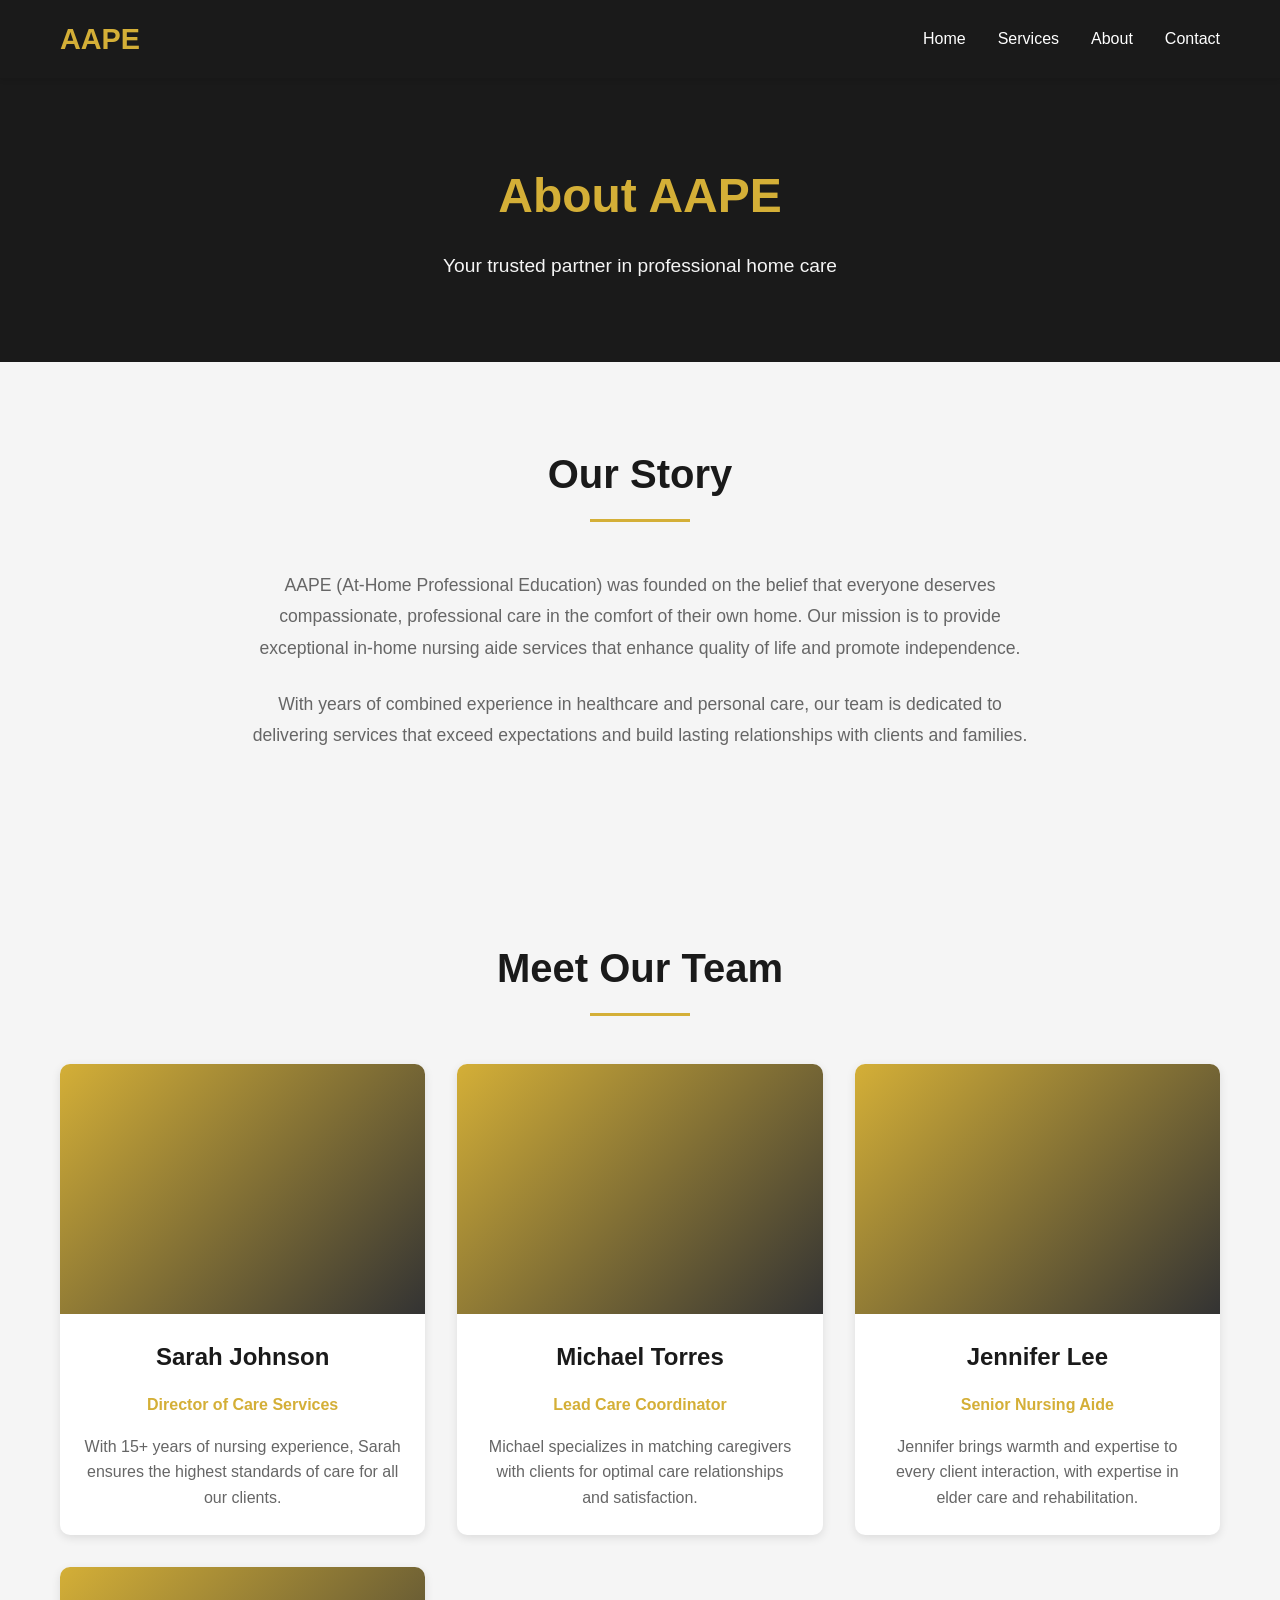
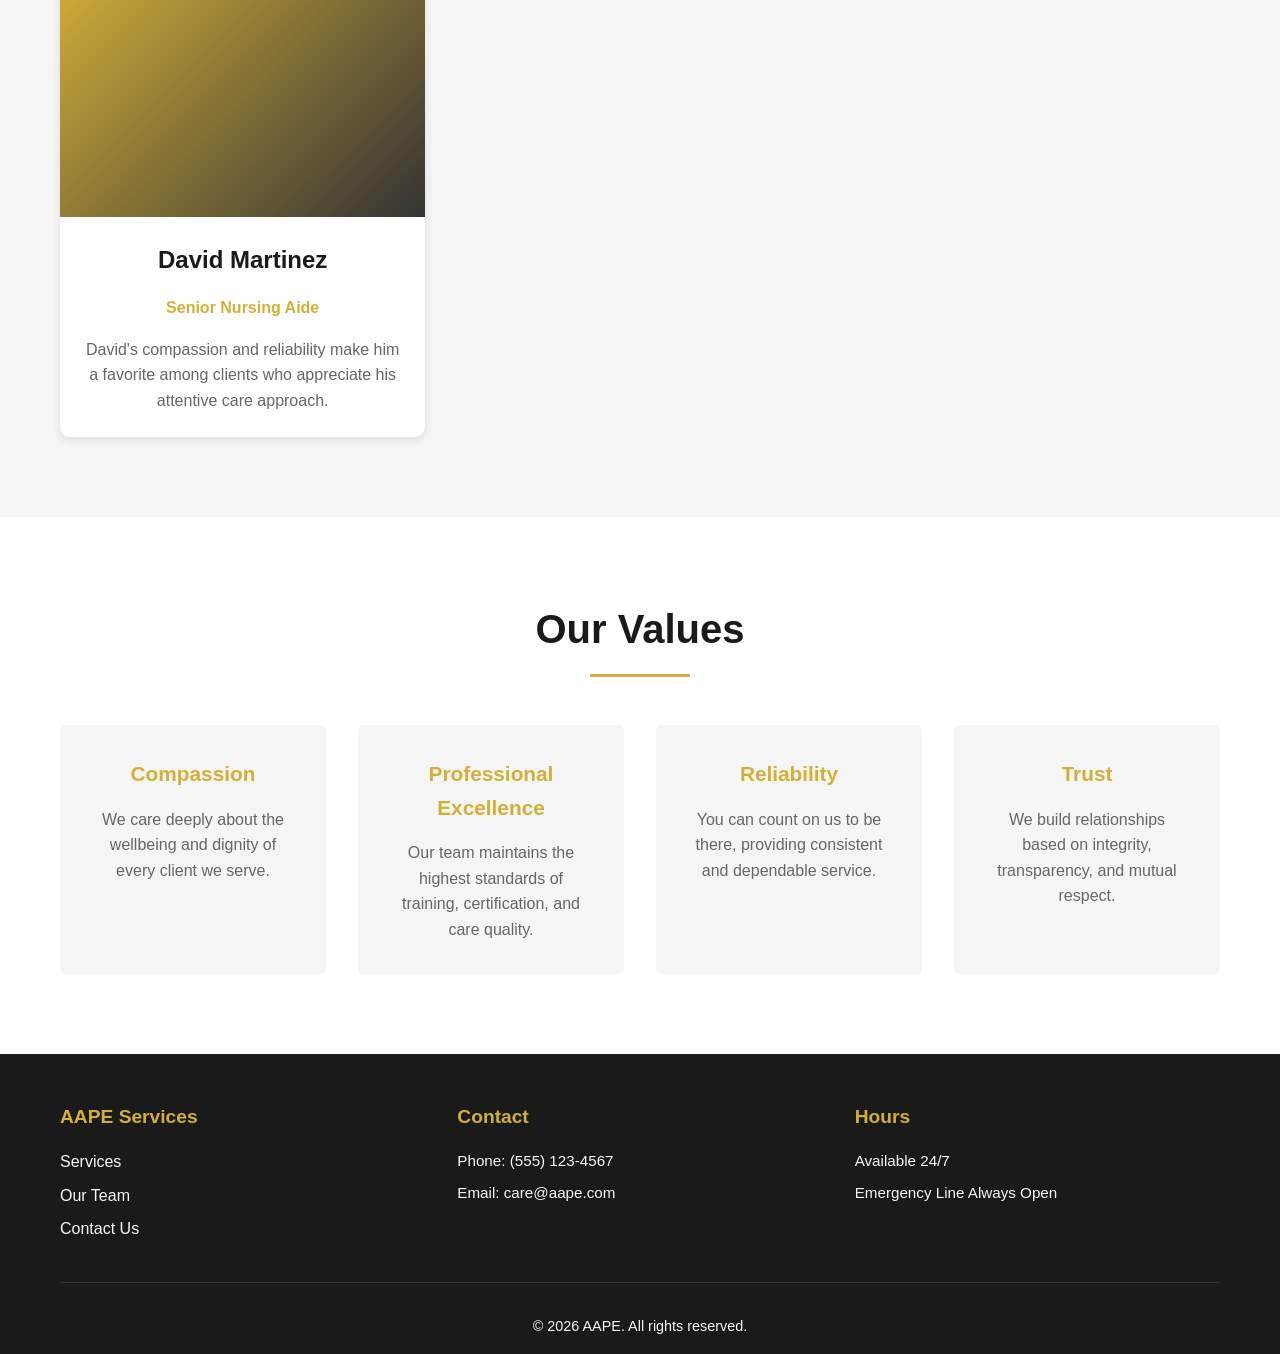
<file: about.html>
<!DOCTYPE html>
<html lang="en">
<head>
    <meta charset="UTF-8">
    <meta name="viewport" content="width=device-width, initial-scale=1.0">
    <meta name="description" content="About AAPE - Meet our team">
    <title>About Us - AAPE</title>
    <link rel="stylesheet" href="css/style.css">
</head>
<body>
    <!-- Navigation -->
    <nav class="navbar">
        <div class="container">
            <div class="logo">AAPE</div>
            <ul class="nav-links">
                <li><a href="index.html">Home</a></li>
                <li><a href="services.html">Services</a></li>
                <li><a href="about.html" class="active">About</a></li>
                <li><a href="contact.html">Contact</a></li>
            </ul>
        </div>
    </nav>

    <!-- Page Header -->
    <section class="page-header">
        <div class="container">
            <h1>About AAPE</h1>
            <p>Your trusted partner in professional home care</p>
        </div>
    </section>

    <!-- Company Story -->
    <section class="company-story">
        <div class="container">
            <h2>Our Story</h2>
            <p>AAPE (At-Home Professional Education) was founded on the belief that everyone deserves compassionate, professional care in the comfort of their own home. Our mission is to provide exceptional in-home nursing aide services that enhance quality of life and promote independence.</p>
            <p>With years of combined experience in healthcare and personal care, our team is dedicated to delivering services that exceed expectations and build lasting relationships with clients and families.</p>
        </div>
    </section>

    <!-- Team Members -->
    <section class="team">
        <div class="container">
            <h2>Meet Our Team</h2>
            <div class="team-grid">
                <div class="team-member">
                    <div class="member-image"></div>
                    <h3>Sarah Johnson</h3>
                    <p class="title">Director of Care Services</p>
                    <p>With 15+ years of nursing experience, Sarah ensures the highest standards of care for all our clients.</p>
                </div>

                <div class="team-member">
                    <div class="member-image"></div>
                    <h3>Michael Torres</h3>
                    <p class="title">Lead Care Coordinator</p>
                    <p>Michael specializes in matching caregivers with clients for optimal care relationships and satisfaction.</p>
                </div>

                <div class="team-member">
                    <div class="member-image"></div>
                    <h3>Jennifer Lee</h3>
                    <p class="title">Senior Nursing Aide</p>
                    <p>Jennifer brings warmth and expertise to every client interaction, with expertise in elder care and rehabilitation.</p>
                </div>

                <div class="team-member">
                    <div class="member-image"></div>
                    <h3>David Martinez</h3>
                    <p class="title">Senior Nursing Aide</p>
                    <p>David's compassion and reliability make him a favorite among clients who appreciate his attentive care approach.</p>
                </div>
            </div>
        </div>
    </section>

    <!-- Company Values -->
    <section class="values">
        <div class="container">
            <h2>Our Values</h2>
            <div class="values-grid">
                <div class="value-item">
                    <h4>Compassion</h4>
                    <p>We care deeply about the wellbeing and dignity of every client we serve.</p>
                </div>
                <div class="value-item">
                    <h4>Professional Excellence</h4>
                    <p>Our team maintains the highest standards of training, certification, and care quality.</p>
                </div>
                <div class="value-item">
                    <h4>Reliability</h4>
                    <p>You can count on us to be there, providing consistent and dependable service.</p>
                </div>
                <div class="value-item">
                    <h4>Trust</h4>
                    <p>We build relationships based on integrity, transparency, and mutual respect.</p>
                </div>
            </div>
        </div>
    </section>

    <!-- Footer -->
    <footer class="footer">
        <div class="container">
            <div class="footer-content">
                <div class="footer-section">
                    <h4>AAPE Services</h4>
                    <ul>
                        <li><a href="services.html">Services</a></li>
                        <li><a href="about.html">Our Team</a></li>
                        <li><a href="contact.html">Contact Us</a></li>
                    </ul>
                </div>
                <div class="footer-section">
                    <h4>Contact</h4>
                    <p>Phone: (555) 123-4567</p>
                    <p>Email: care@aape.com</p>
                </div>
                <div class="footer-section">
                    <h4>Hours</h4>
                    <p>Available 24/7</p>
                    <p>Emergency Line Always Open</p>
                </div>
            </div>
            <div class="footer-bottom">
                <p>&copy; 2026 AAPE. All rights reserved.</p>
            </div>
        </div>
    </footer>

    <script src="js/script.js"></script>
</body>
</html>
</file>
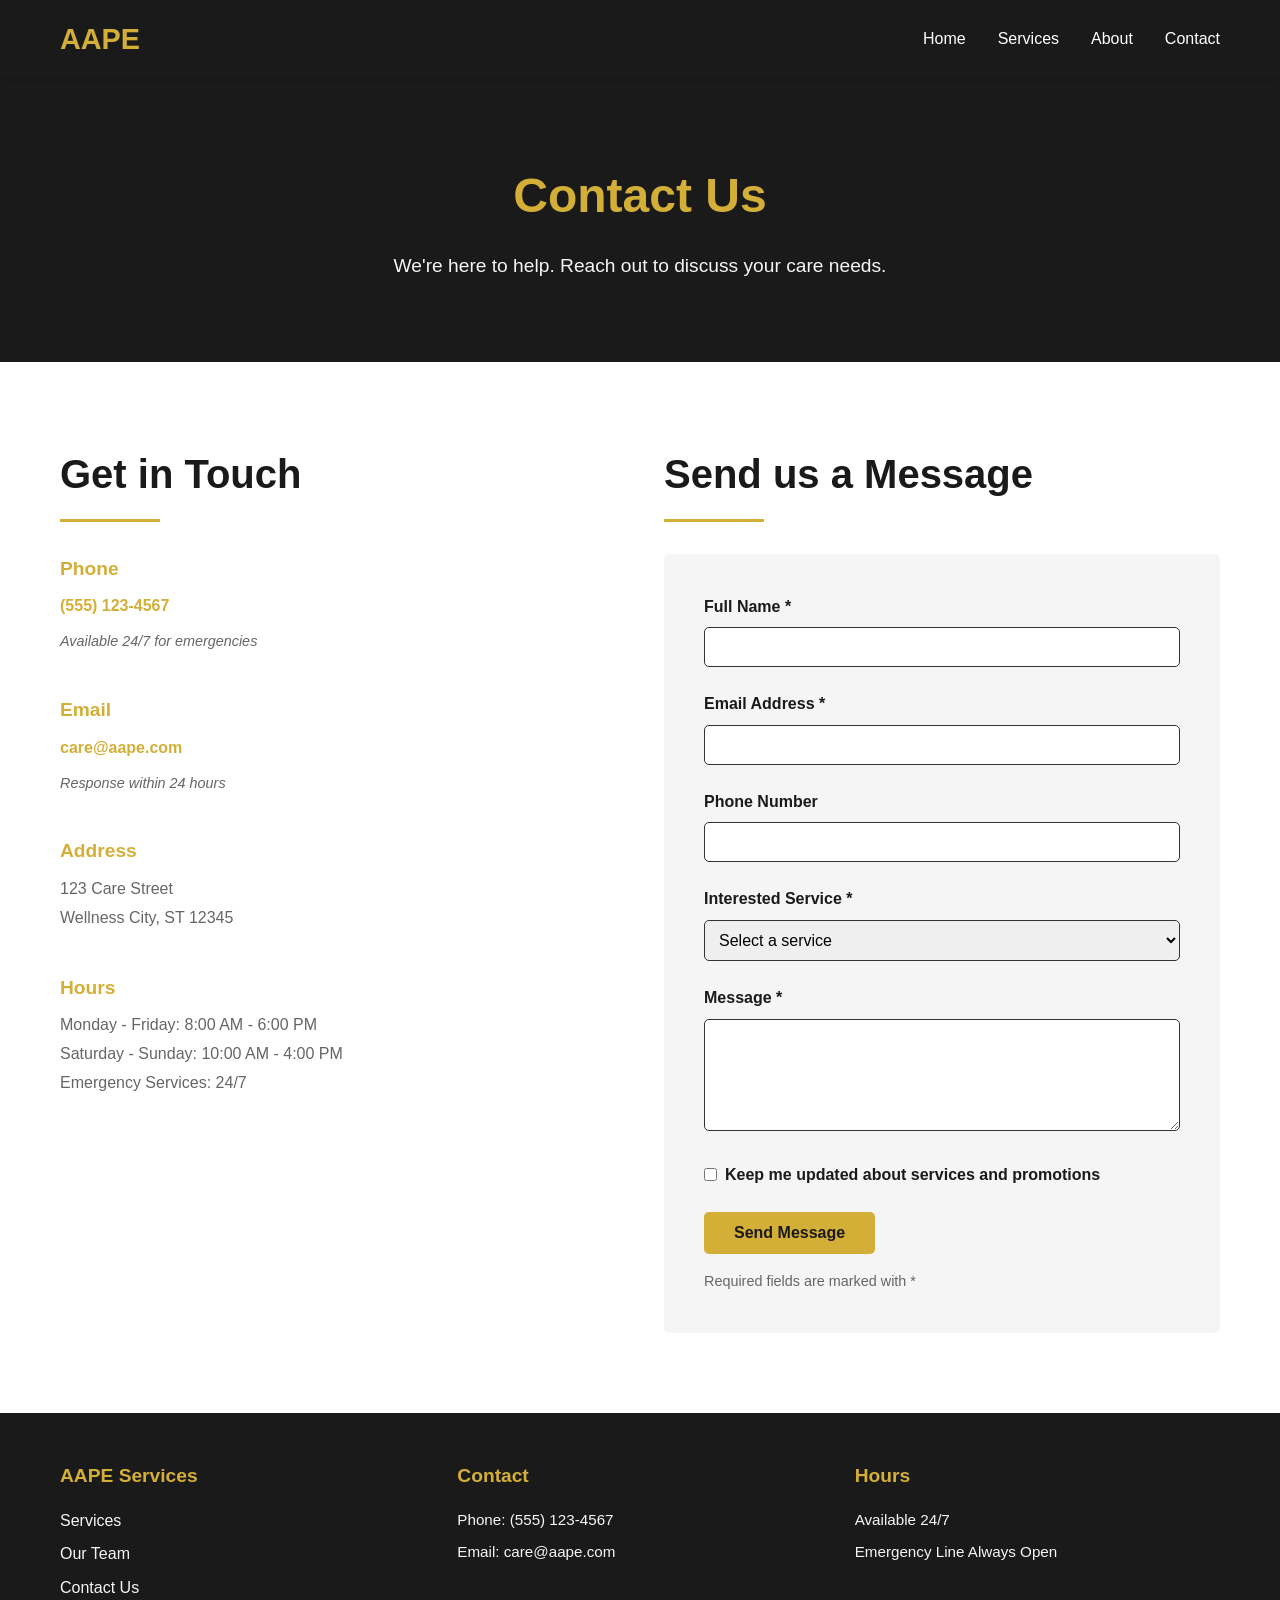
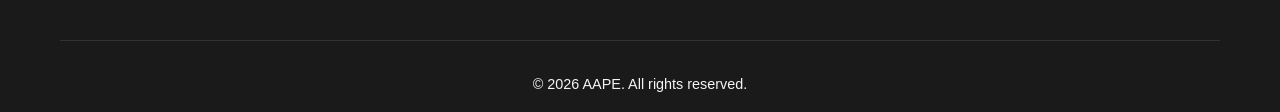
<file: contact.html>
<!DOCTYPE html>
<html lang="en">
<head>
    <meta charset="UTF-8">
    <meta name="viewport" content="width=device-width, initial-scale=1.0">
    <meta name="description" content="Contact AAPE for professional nursing care services">
    <title>Contact Us - AAPE</title>
    <link rel="stylesheet" href="css/style.css">
</head>
<body>
    <!-- Navigation -->
    <nav class="navbar">
        <div class="container">
            <div class="logo">AAPE</div>
            <ul class="nav-links">
                <li><a href="index.html">Home</a></li>
                <li><a href="services.html">Services</a></li>
                <li><a href="about.html">About</a></li>
                <li><a href="contact.html" class="active">Contact</a></li>
            </ul>
        </div>
    </nav>

    <!-- Page Header -->
    <section class="page-header">
        <div class="container">
            <h1>Contact Us</h1>
            <p>We're here to help. Reach out to discuss your care needs.</p>
        </div>
    </section>

    <!-- Contact Content -->
    <section class="contact-content">
        <div class="container">
            <div class="contact-grid">
                <!-- Contact Information -->
                <div class="contact-info">
                    <h2>Get in Touch</h2>
                    
                    <div class="info-item">
                        <h4>Phone</h4>
                        <p><a href="tel:+15551234567">(555) 123-4567</a></p>
                        <p class="note">Available 24/7 for emergencies</p>
                    </div>

                    <div class="info-item">
                        <h4>Email</h4>
                        <p><a href="mailto:care@aape.com">care@aape.com</a></p>
                        <p class="note">Response within 24 hours</p>
                    </div>

                    <div class="info-item">
                        <h4>Address</h4>
                        <p>123 Care Street<br>Wellness City, ST 12345</p>
                    </div>

                    <div class="info-item">
                        <h4>Hours</h4>
                        <p>Monday - Friday: 8:00 AM - 6:00 PM<br>
                        Saturday - Sunday: 10:00 AM - 4:00 PM<br>
                        Emergency Services: 24/7</p>
                    </div>
                </div>

                <!-- Contact Form -->
                <div class="contact-form-wrapper">
                    <h2>Send us a Message</h2>
                    <form class="contact-form" id="contactForm">
                        <div class="form-group">
                            <label for="name">Full Name *</label>
                            <input type="text" id="name" name="name" required>
                        </div>

                        <div class="form-group">
                            <label for="email">Email Address *</label>
                            <input type="email" id="email" name="email" required>
                        </div>

                        <div class="form-group">
                            <label for="phone">Phone Number</label>
                            <input type="tel" id="phone" name="phone">
                        </div>

                        <div class="form-group">
                            <label for="service">Interested Service *</label>
                            <select id="service" name="service" required>
                                <option value="">Select a service</option>
                                <option value="personal-care">Personal Care</option>
                                <option value="medical-support">Medical Support</option>
                                <option value="meal-prep">Meal Preparation</option>
                                <option value="mobility">Mobility Assistance</option>
                                <option value="companionship">Companionship</option>
                                <option value="housekeeping">Light Housekeeping</option>
                                <option value="transportation">Transportation</option>
                                <option value="post-hospital">Post-Hospital Care</option>
                                <option value="other">Other</option>
                            </select>
                        </div>

                        <div class="form-group">
                            <label for="message">Message *</label>
                            <textarea id="message" name="message" rows="5" required></textarea>
                        </div>

                        <div class="form-group checkbox">
                            <input type="checkbox" id="subscribe" name="subscribe">
                            <label for="subscribe">Keep me updated about services and promotions</label>
                        </div>

                        <button type="submit" class="btn btn-gold">Send Message</button>
                        <p class="form-note">Required fields are marked with *</p>
                    </form>
                    <div id="formMessage" class="form-message" style="display:none;"></div>
                </div>
            </div>
        </div>
    </section>

    <!-- Footer -->
    <footer class="footer">
        <div class="container">
            <div class="footer-content">
                <div class="footer-section">
                    <h4>AAPE Services</h4>
                    <ul>
                        <li><a href="services.html">Services</a></li>
                        <li><a href="about.html">Our Team</a></li>
                        <li><a href="contact.html">Contact Us</a></li>
                    </ul>
                </div>
                <div class="footer-section">
                    <h4>Contact</h4>
                    <p>Phone: (555) 123-4567</p>
                    <p>Email: care@aape.com</p>
                </div>
                <div class="footer-section">
                    <h4>Hours</h4>
                    <p>Available 24/7</p>
                    <p>Emergency Line Always Open</p>
                </div>
            </div>
            <div class="footer-bottom">
                <p>&copy; 2026 AAPE. All rights reserved.</p>
            </div>
        </div>
    </footer>

    <script src="js/script.js"></script>
</body>
</html>
</file>
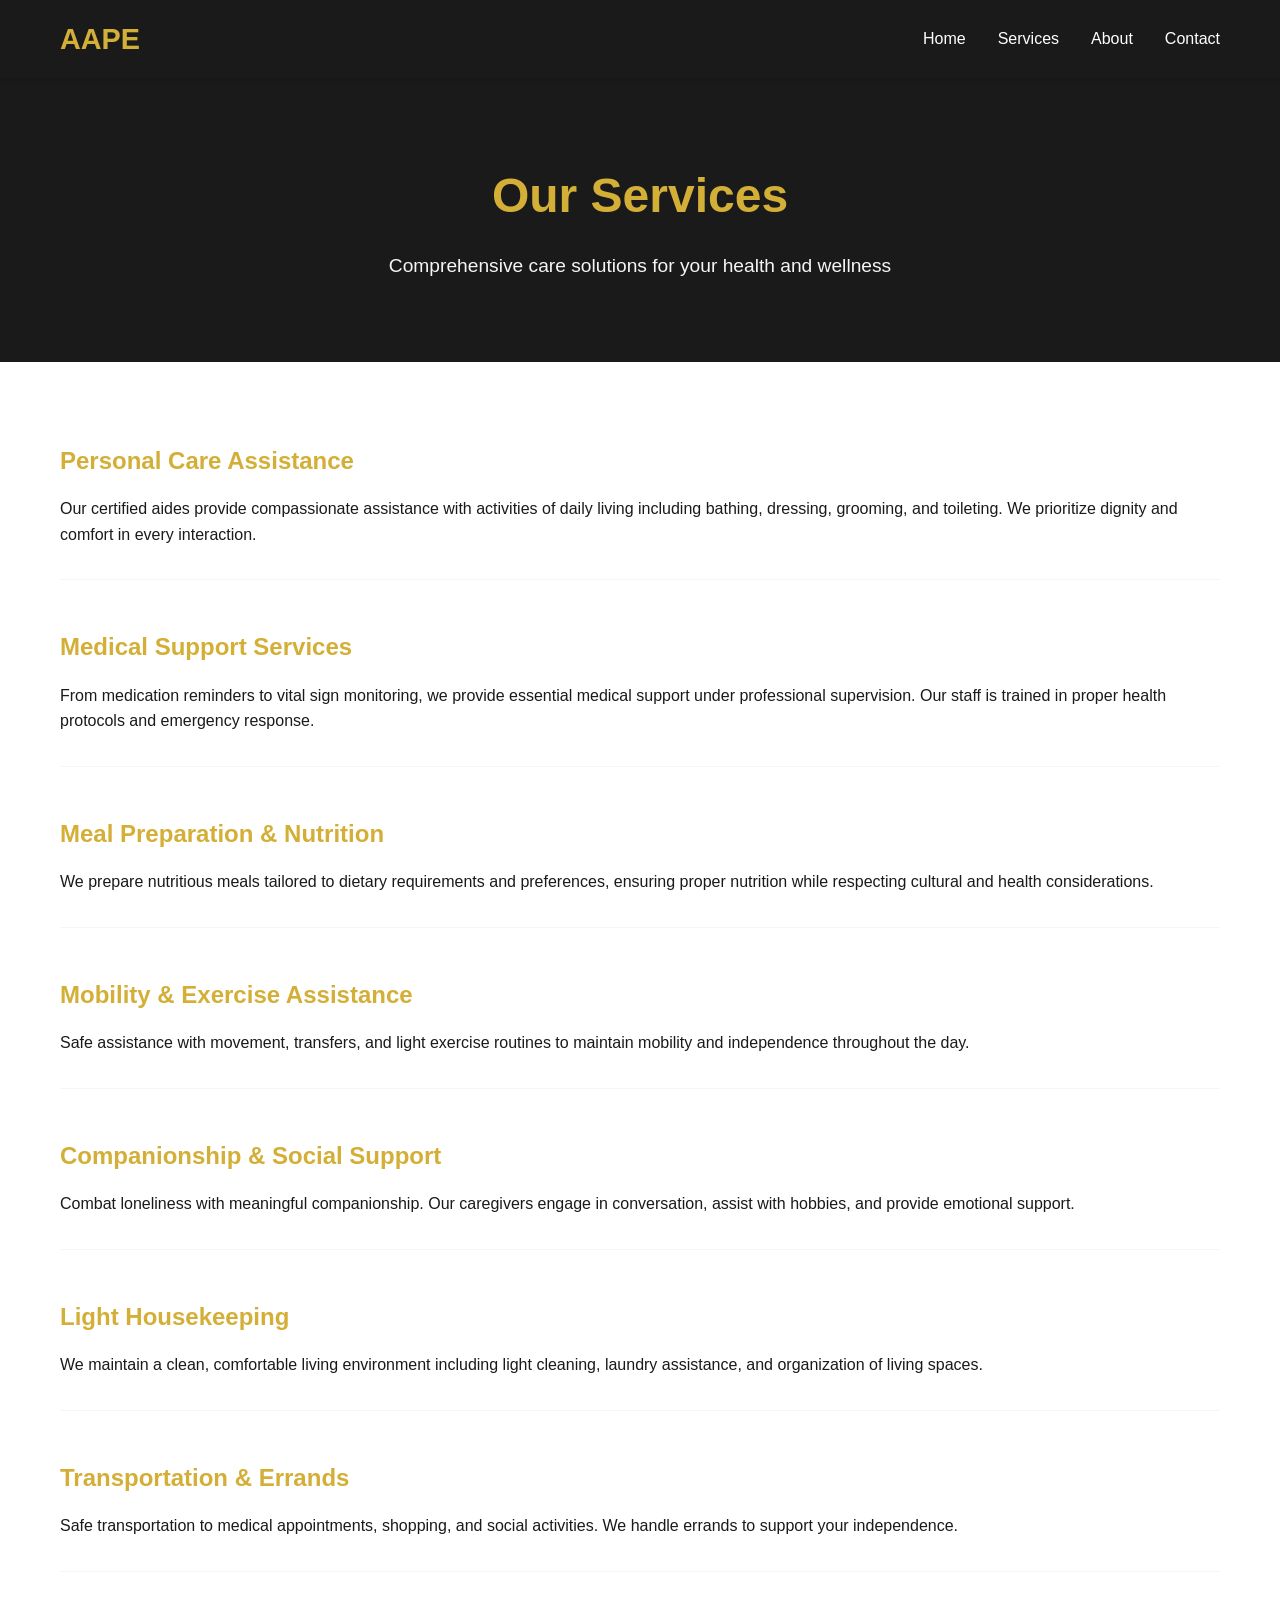
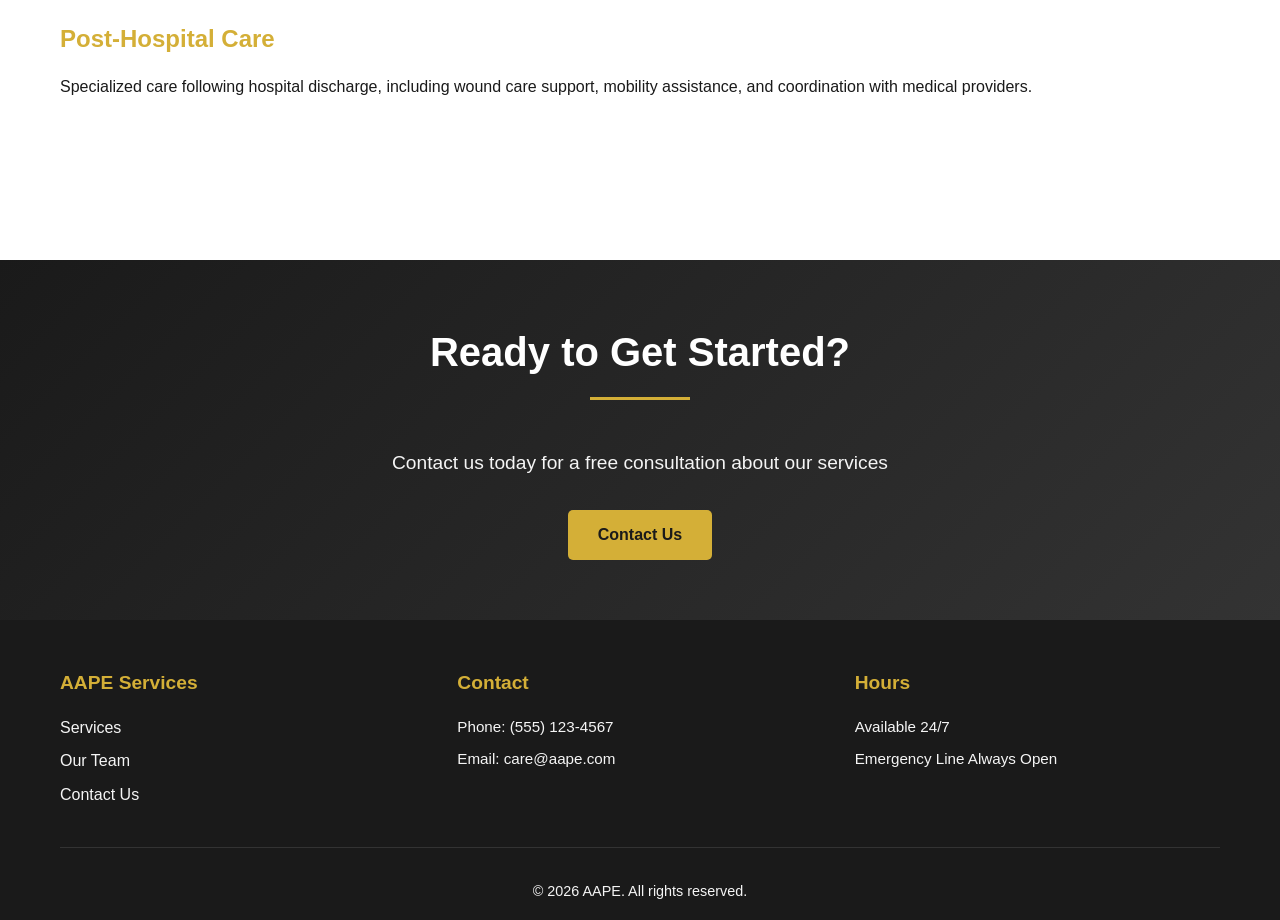
<file: services.html>
<!DOCTYPE html>
<html lang="en">
<head>
    <meta charset="UTF-8">
    <meta name="viewport" content="width=device-width, initial-scale=1.0">
    <meta name="description" content="Professional nursing aide services">
    <title>Our Services - AAPE</title>
    <link rel="stylesheet" href="css/style.css">
</head>
<body>
    <!-- Navigation -->
    <nav class="navbar">
        <div class="container">
            <div class="logo">AAPE</div>
            <ul class="nav-links">
                <li><a href="index.html">Home</a></li>
                <li><a href="services.html" class="active">Services</a></li>
                <li><a href="about.html">About</a></li>
                <li><a href="contact.html">Contact</a></li>
            </ul>
        </div>
    </nav>

    <!-- Page Header -->
    <section class="page-header">
        <div class="container">
            <h1>Our Services</h1>
            <p>Comprehensive care solutions for your health and wellness</p>
        </div>
    </section>

    <!-- Services List -->
    <section class="services-list">
        <div class="container">
            <div class="service-item">
                <h3>Personal Care Assistance</h3>
                <p>Our certified aides provide compassionate assistance with activities of daily living including bathing, dressing, grooming, and toileting. We prioritize dignity and comfort in every interaction.</p>
            </div>

            <div class="service-item">
                <h3>Medical Support Services</h3>
                <p>From medication reminders to vital sign monitoring, we provide essential medical support under professional supervision. Our staff is trained in proper health protocols and emergency response.</p>
            </div>

            <div class="service-item">
                <h3>Meal Preparation & Nutrition</h3>
                <p>We prepare nutritious meals tailored to dietary requirements and preferences, ensuring proper nutrition while respecting cultural and health considerations.</p>
            </div>

            <div class="service-item">
                <h3>Mobility & Exercise Assistance</h3>
                <p>Safe assistance with movement, transfers, and light exercise routines to maintain mobility and independence throughout the day.</p>
            </div>

            <div class="service-item">
                <h3>Companionship & Social Support</h3>
                <p>Combat loneliness with meaningful companionship. Our caregivers engage in conversation, assist with hobbies, and provide emotional support.</p>
            </div>

            <div class="service-item">
                <h3>Light Housekeeping</h3>
                <p>We maintain a clean, comfortable living environment including light cleaning, laundry assistance, and organization of living spaces.</p>
            </div>

            <div class="service-item">
                <h3>Transportation & Errands</h3>
                <p>Safe transportation to medical appointments, shopping, and social activities. We handle errands to support your independence.</p>
            </div>

            <div class="service-item">
                <h3>Post-Hospital Care</h3>
                <p>Specialized care following hospital discharge, including wound care support, mobility assistance, and coordination with medical providers.</p>
            </div>
        </div>
    </section>

    <!-- Call to Action -->
    <section class="cta-section">
        <div class="container">
            <h2>Ready to Get Started?</h2>
            <p>Contact us today for a free consultation about our services</p>
            <a href="contact.html" class="btn btn-gold">Contact Us</a>
        </div>
    </section>

    <!-- Footer -->
    <footer class="footer">
        <div class="container">
            <div class="footer-content">
                <div class="footer-section">
                    <h4>AAPE Services</h4>
                    <ul>
                        <li><a href="services.html">Services</a></li>
                        <li><a href="about.html">Our Team</a></li>
                        <li><a href="contact.html">Contact Us</a></li>
                    </ul>
                </div>
                <div class="footer-section">
                    <h4>Contact</h4>
                    <p>Phone: (555) 123-4567</p>
                    <p>Email: care@aape.com</p>
                </div>
                <div class="footer-section">
                    <h4>Hours</h4>
                    <p>Available 24/7</p>
                    <p>Emergency Line Always Open</p>
                </div>
            </div>
            <div class="footer-bottom">
                <p>&copy; 2026 AAPE. All rights reserved.</p>
            </div>
        </div>
    </footer>

    <script src="js/script.js"></script>
</body>
</html>
</file>
<file: css/style.css>
/* ===========================
   Color Scheme
   =========================== */
:root {
    --gold: #D4AF37;
    --gold-hover: #C99D2D;
    --black: #1A1A1A;
    --white: #FFFFFF;
    --light-gray: #F5F5F5;
    --dark-gray: #333333;
    --text-gray: #666666;
}

/* ===========================
   Reset & Base Styles
   =========================== */
* {
    margin: 0;
    padding: 0;
    box-sizing: border-box;
}

html {
    scroll-behavior: smooth;
}

body {
    font-family: 'Segoe UI', Tahoma, Geneva, Verdana, sans-serif;
    line-height: 1.6;
    color: var(--black);
    background-color: var(--white);
}

.container {
    max-width: 1200px;
    margin: 0 auto;
    padding: 0 20px;
}

/* ===========================
   Navigation Bar
   =========================== */
.navbar {
    background-color: var(--black);
    color: var(--white);
    padding: 1rem 0;
    position: sticky;
    top: 0;
    z-index: 1000;
    box-shadow: 0 2px 5px rgba(0, 0, 0, 0.1);
}

.navbar .container {
    display: flex;
    justify-content: space-between;
    align-items: center;
}

.logo {
    font-size: 1.8rem;
    font-weight: bold;
    color: var(--gold);
    text-decoration: none;
}

.nav-links {
    display: flex;
    list-style: none;
    gap: 2rem;
}

.nav-links a {
    color: var(--white);
    text-decoration: none;
    font-weight: 500;
    transition: color 0.3s ease;
    position: relative;
}

.nav-links a:hover,
.nav-links a.active {
    color: var(--gold);
}

.nav-links a::after {
    content: '';
    position: absolute;
    bottom: -5px;
    left: 0;
    width: 0;
    height: 2px;
    background-color: var(--gold);
    transition: width 0.3s ease;
}

.nav-links a:hover::after,
.nav-links a.active::after {
    width: 100%;
}

/* ===========================
   Hero Section
   =========================== */
.hero {
    background: linear-gradient(rgba(26, 26, 26, 0.7), rgba(26, 26, 26, 0.7)), url('../assets/hero-bg.jpg');
    background-size: cover;
    background-position: center;
    color: var(--white);
    padding: 120px 20px;
    text-align: center;
    min-height: 600px;
    display: flex;
    align-items: center;
    justify-content: center;
}

.hero-content h1 {
    font-size: 3.5rem;
    margin-bottom: 1rem;
    color: var(--gold);
    text-shadow: 2px 2px 4px rgba(0, 0, 0, 0.3);
}

.hero-content p {
    font-size: 1.5rem;
    margin-bottom: 2rem;
    color: var(--light-gray);
}

/* ===========================
   Buttons
   =========================== */
.btn {
    display: inline-block;
    padding: 12px 30px;
    border: none;
    border-radius: 5px;
    font-size: 1rem;
    font-weight: 600;
    cursor: pointer;
    text-decoration: none;
    transition: all 0.3s ease;
    text-align: center;
}

.btn-gold {
    background-color: var(--gold);
    color: var(--black);
}

.btn-gold:hover {
    background-color: var(--gold-hover);
    transform: translateY(-2px);
    box-shadow: 0 5px 15px rgba(212, 175, 55, 0.3);
}

.btn-outline {
    background-color: transparent;
    color: var(--gold);
    border: 2px solid var(--gold);
}

.btn-outline:hover {
    background-color: var(--gold);
    color: var(--black);
}

/* ===========================
   Section Styling
   =========================== */
section {
    padding: 80px 20px;
}

h2 {
    font-size: 2.5rem;
    margin-bottom: 3rem;
    color: var(--black);
    text-align: center;
    position: relative;
    padding-bottom: 1rem;
}

h2::after {
    content: '';
    position: absolute;
    bottom: 0;
    left: 50%;
    transform: translateX(-50%);
    width: 100px;
    height: 3px;
    background-color: var(--gold);
}

h3 {
    font-size: 1.5rem;
    margin-bottom: 1rem;
    color: var(--black);
}

h4 {
    font-size: 1.2rem;
    margin-bottom: 0.5rem;
    color: var(--gold);
}

/* ===========================
   Services Preview
   =========================== */
.services-preview {
    background-color: var(--light-gray);
}

.services-grid {
    display: grid;
    grid-template-columns: repeat(auto-fit, minmax(300px, 1fr));
    gap: 2rem;
    margin-bottom: 3rem;
}

.service-card {
    background-color: var(--white);
    padding: 2rem;
    border-left: 5px solid var(--gold);
    border-radius: 5px;
    box-shadow: 0 2px 10px rgba(0, 0, 0, 0.1);
    transition: transform 0.3s ease, box-shadow 0.3s ease;
}

.service-card:hover {
    transform: translateY(-5px);
    box-shadow: 0 5px 20px rgba(0, 0, 0, 0.15);
}

.service-card h3 {
    color: var(--gold);
}

.services-preview > .container > .btn {
    display: block;
    margin: 0 auto;
}

/* ===========================
   Why Us Section
   =========================== */
.why-us {
    background-color: var(--black);
    color: var(--white);
}

.why-us h2 {
    color: var(--white);
}

.why-us h2::after {
    background-color: var(--gold);
}

.features {
    display: grid;
    grid-template-columns: repeat(auto-fit, minmax(250px, 1fr));
    gap: 2rem;
}

.feature {
    text-align: center;
    padding: 1.5rem;
}

.feature h4 {
    color: var(--gold);
    margin-bottom: 1rem;
}

.feature p {
    color: var(--light-gray);
}

/* ===========================
   Page Header
   =========================== */
.page-header {
    background-color: var(--black);
    color: var(--white);
    padding: 80px 20px;
    text-align: center;
}

.page-header h1 {
    font-size: 3rem;
    margin-bottom: 1rem;
    color: var(--gold);
}

.page-header p {
    font-size: 1.2rem;
    color: var(--light-gray);
}

/* ===========================
   Services List
   =========================== */
.services-list {
    background-color: var(--white);
}

.service-item {
    margin-bottom: 3rem;
    padding-bottom: 2rem;
    border-bottom: 1px solid var(--light-gray);
}

.service-item:last-child {
    border-bottom: none;
}

.service-item h3 {
    color: var(--gold);
    margin-bottom: 1rem;
}

/* ===========================
   CTA Section
   =========================== */
.cta-section {
    background: linear-gradient(135deg, var(--black), var(--dark-gray));
    color: var(--white);
    text-align: center;
    padding: 60px 20px;
}

.cta-section h2 {
    color: var(--white);
}

.cta-section h2::after {
    background-color: var(--gold);
}

.cta-section p {
    font-size: 1.2rem;
    margin-bottom: 2rem;
    color: var(--light-gray);
}

/* ===========================
   Team Section
   =========================== */
.team {
    background-color: var(--light-gray);
}

.team-grid {
    display: grid;
    grid-template-columns: repeat(auto-fit, minmax(280px, 1fr));
    gap: 2rem;
}

.team-member {
    background-color: var(--white);
    border-radius: 10px;
    overflow: hidden;
    box-shadow: 0 3px 10px rgba(0, 0, 0, 0.1);
    transition: transform 0.3s ease;
    text-align: center;
}

.team-member:hover {
    transform: translateY(-10px);
}

.member-image {
    width: 100%;
    height: 250px;
    background: linear-gradient(135deg, var(--gold), var(--dark-gray));
    display: flex;
    align-items: center;
    justify-content: center;
    font-size: 4rem;
    color: var(--white);
}

.team-member h3 {
    margin-top: 1.5rem;
    color: var(--black);
}

.team-member .title {
    color: var(--gold);
    font-weight: 600;
    margin-bottom: 1rem;
}

.team-member p {
    padding: 0 1.5rem;
    color: var(--text-gray);
    line-height: 1.6;
}

.team-member p:last-child {
    padding-bottom: 1.5rem;
}

/* ===========================
   Values Section
   =========================== */
.values {
    background-color: var(--white);
}

.values-grid {
    display: grid;
    grid-template-columns: repeat(auto-fit, minmax(250px, 1fr));
    gap: 2rem;
}

.value-item {
    text-align: center;
    padding: 2rem;
    border-radius: 5px;
    background-color: var(--light-gray);
}

.value-item h4 {
    color: var(--gold);
    font-size: 1.3rem;
    margin-bottom: 1rem;
}

.value-item p {
    color: var(--text-gray);
}

/* ===========================
   Contact Section
   =========================== */
.contact-content {
    background-color: var(--white);
}

.contact-grid {
    display: grid;
    grid-template-columns: 1fr 1fr;
    gap: 3rem;
}

.contact-info h2,
.contact-form-wrapper h2 {
    text-align: left;
    margin-bottom: 2rem;
}

.contact-info h2::after,
.contact-form-wrapper h2::after {
    left: 0;
    transform: translateX(0);
}

.info-item {
    margin-bottom: 2.5rem;
}

.info-item h4 {
    margin-bottom: 0.5rem;
}

.info-item p {
    color: var(--text-gray);
    line-height: 1.8;
}

.info-item a {
    color: var(--gold);
    text-decoration: none;
    font-weight: 600;
}

.info-item a:hover {
    text-decoration: underline;
}

.note {
    font-size: 0.9rem;
    font-style: italic;
    margin-top: 0.5rem;
}

/* ===========================
   Contact Form
   =========================== */
.contact-form {
    background-color: var(--light-gray);
    padding: 2.5rem;
    border-radius: 5px;
}

.form-group {
    margin-bottom: 1.5rem;
}

.form-group label {
    display: block;
    margin-bottom: 0.5rem;
    font-weight: 600;
    color: var(--black);
}

.form-group input,
.form-group textarea,
.form-group select {
    width: 100%;
    padding: 10px;
    border: 1px solid var(--dark-gray);
    border-radius: 5px;
    font-family: inherit;
    font-size: 1rem;
}

.form-group input:focus,
.form-group textarea:focus,
.form-group select:focus {
    outline: none;
    border-color: var(--gold);
    box-shadow: 0 0 5px rgba(212, 175, 55, 0.3);
}

.form-group.checkbox {
    display: flex;
    align-items: center;
    gap: 0.5rem;
}

.form-group.checkbox input {
    width: auto;
}

.form-group.checkbox label {
    margin-bottom: 0;
}

.form-note {
    font-size: 0.9rem;
    color: var(--text-gray);
    margin-top: 1rem;
}

.form-message {
    padding: 1rem;
    border-radius: 5px;
    margin-top: 1rem;
    text-align: center;
    font-weight: 600;
}

.form-message.success {
    background-color: #d4edda;
    color: #155724;
    border: 1px solid #c3e6cb;
}

.form-message.error {
    background-color: #f8d7da;
    color: #721c24;
    border: 1px solid #f5c6cb;
}

/* ===========================
   Company Story
   =========================== */
.company-story {
    background-color: var(--light-gray);
    text-align: center;
}

.company-story h2 {
    color: var(--black);
}

.company-story p {
    font-size: 1.1rem;
    line-height: 1.8;
    margin-bottom: 1.5rem;
    max-width: 800px;
    margin-left: auto;
    margin-right: auto;
    color: var(--text-gray);
}

/* ===========================
   Footer
   =========================== */
.footer {
    background-color: var(--black);
    color: var(--white);
    padding: 3rem 20px 1rem;
}

.footer-content {
    display: grid;
    grid-template-columns: repeat(auto-fit, minmax(200px, 1fr));
    gap: 2rem;
    margin-bottom: 2rem;
}

.footer-section h4 {
    color: var(--gold);
    margin-bottom: 1rem;
}

.footer-section p {
    color: var(--light-gray);
    margin-bottom: 0.5rem;
    font-size: 0.95rem;
}

.footer-section ul {
    list-style: none;
}

.footer-section ul li {
    margin-bottom: 0.5rem;
}

.footer-section a {
    color: var(--light-gray);
    text-decoration: none;
    transition: color 0.3s ease;
}

.footer-section a:hover {
    color: var(--gold);
}

.footer-bottom {
    text-align: center;
    padding-top: 2rem;
    border-top: 1px solid var(--dark-gray);
    color: var(--light-gray);
    font-size: 0.9rem;
}

/* ===========================
   Responsive Design
   =========================== */
@media (max-width: 768px) {
    .nav-links {
        gap: 1rem;
    }

    .hero-content h1 {
        font-size: 2rem;
    }

    .hero-content p {
        font-size: 1.1rem;
    }

    h2 {
        font-size: 2rem;
    }

    .contact-grid {
        grid-template-columns: 1fr;
    }

    .services-grid,
    .team-grid,
    .values-grid,
    .features {
        grid-template-columns: 1fr;
    }

    section {
        padding: 40px 20px;
    }
}

@media (max-width: 480px) {
    .navbar .container {
        flex-direction: column;
        gap: 1rem;
    }

    .nav-links {
        flex-direction: column;
        gap: 0.5rem;
    }

    .hero-content h1 {
        font-size: 1.5rem;
    }

    .hero-content p {
        font-size: 1rem;
    }

    h2 {
        font-size: 1.5rem;
        margin-bottom: 2rem;
    }

    .contact-form {
        padding: 1.5rem;
    }
}
</file>
